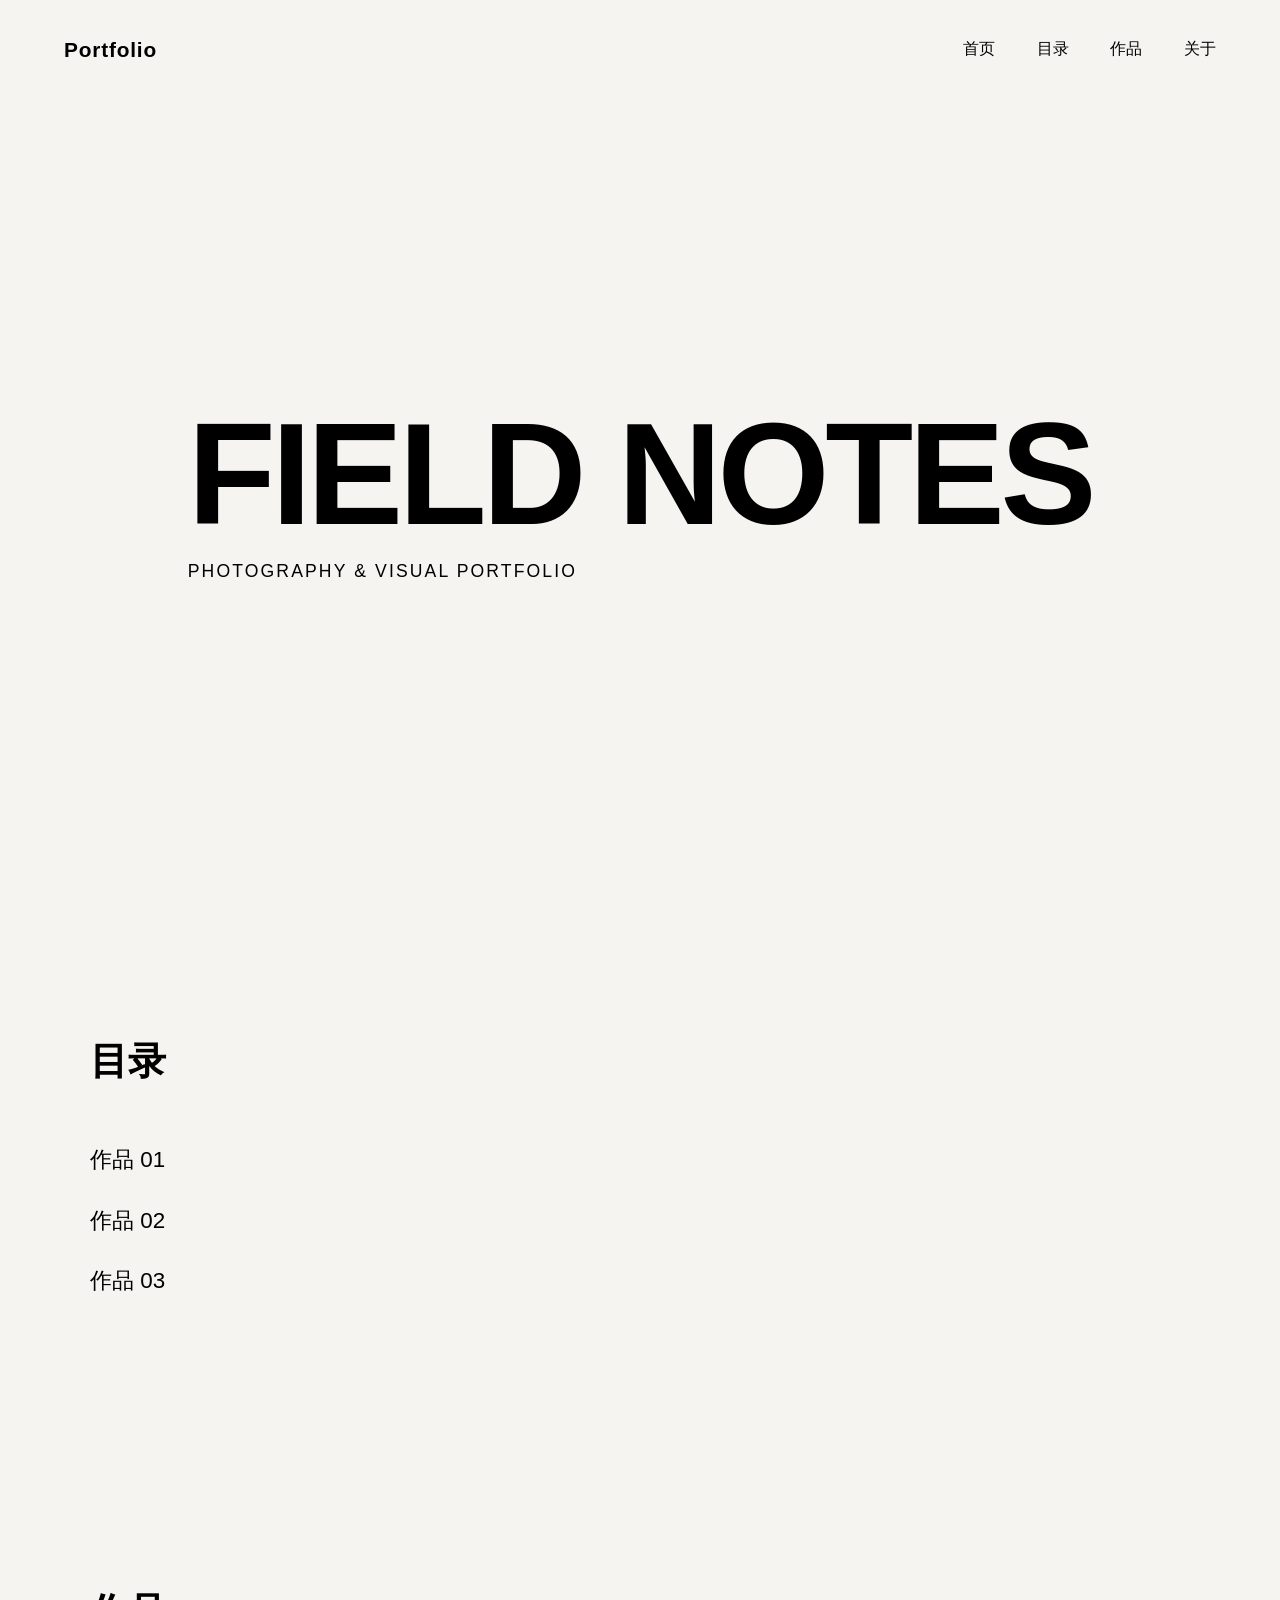
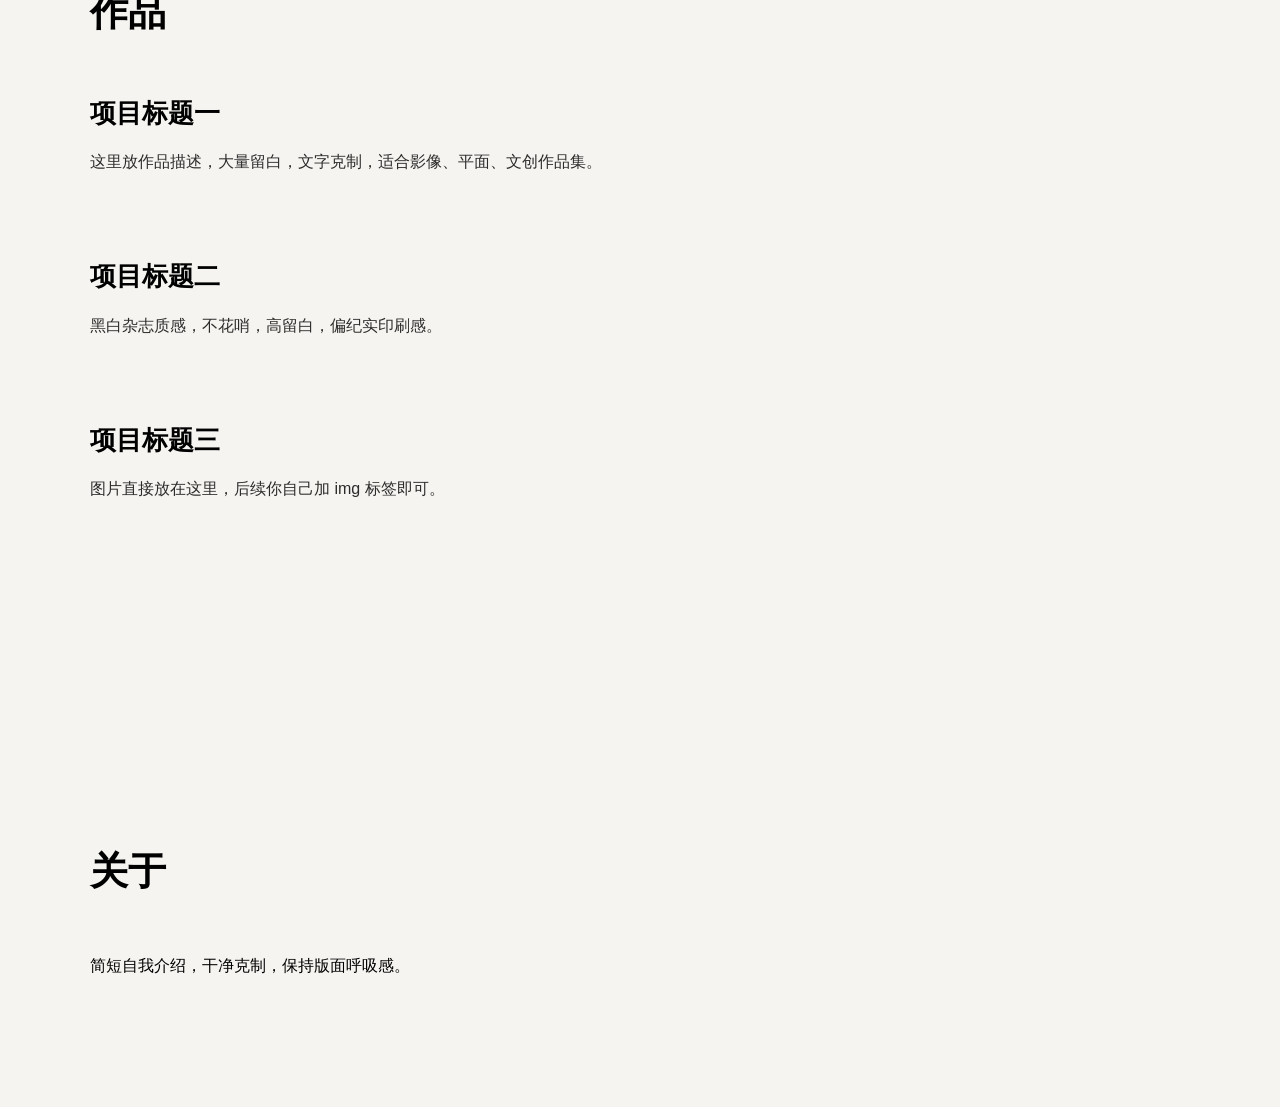
<file: index.html>
<!DOCTYPE html>
<html lang="zh-CN">
<head>
  <meta charset="UTF-8">
  <meta name="viewport" content="width=device-width, initial-scale=1.0">
  <title>Portfolio</title>
  <link rel="stylesheet" href="style.css">
</head>
<body>
  <!-- 导航 -->
  <nav class="navbar">
    <div class="logo">Portfolio</div>
    <div class="nav-menu">
      <a href="#cover">首页</a>
      <a href="#contents">目录</a>
      <a href="#works">作品</a>
      <a href="#about">关于</a>
    </div>
  </nav>

  <!-- 封面 Hero -->
  <section class="hero-cover fade-in" id="cover">
    <div class="hero-top-info">
      <h1>FIELD NOTES</h1>
      <p>Photography & Visual Portfolio</p>
    </div>
  </section>

  <!-- 目录 -->
  <section class="section-wrap fade-in" id="contents">
    <div class="container">
      <h2>目录</h2>
      <ul class="index-list">
        <li><a href="#works-01">作品 01</a></li>
        <li><a href="#works-02">作品 02</a></li>
        <li><a href="#works-03">作品 03</a></li>
      </ul>
    </div>
  </section>

  <!-- 作品区 -->
  <section class="section-wrap fade-in" id="works">
    <div class="container">
      <h2>作品</h2>
      <div class="work-item fade-in" id="works-01">
        <h3>项目标题一</h3>
        <p>这里放作品描述，大量留白，文字克制，适合影像、平面、文创作品集。</p>
      </div>
      <div class="work-item fade-in" id="works-02">
        <h3>项目标题二</h3>
        <p>黑白杂志质感，不花哨，高留白，偏纪实印刷感。</p>
      </div>
      <div class="work-item fade-in" id="works-03">
        <h3>项目标题三</h3>
        <p>图片直接放在这里，后续你自己加 img 标签即可。</p>
      </div>
    </div>
  </section>

  <!-- 关于 -->
  <section class="section-wrap fade-in" id="about">
    <div class="container">
      <h2>关于</h2>
      <p>简短自我介绍，干净克制，保持版面呼吸感。</p>
    </div>
  </section>

  <script src="sketch.js"></script>
</body>
</html>
</file>
<file: style.css>
:root {
  --paper: #f6f4f1;
  --ink: #000000;
  --border-line: #eeeeee;
}
* {
  margin: 0;
  padding: 0;
  box-sizing: border-box;
}
body {
  background-color: var(--paper);
  color: var(--ink);
  font-family: "PingFang SC", "Helvetica Neue", Helvetica, Arial, sans-serif;
  line-height: 1.7;
  font-weight: 400;
}
a {
  color: var(--ink);
  text-decoration: none;
}
.container {
  width: min(92%, 1100px);
  margin: 0 auto;
}

/* 导航 */
.navbar {
  position: fixed;
  top: 0;
  left: 0;
  width: 100%;
  padding: 2rem 4rem;
  display: flex;
  justify-content: space-between;
  align-items: center;
  background-color: var(--paper);
  z-index: 999;
  transition: 0.3s ease;
}
.navbar.scrolled {
  padding: 1.2rem 4rem;
  border-bottom: 1px solid var(--border-line);
}
.logo {
  font-size: 1.3rem;
  font-weight: 700;
  letter-spacing: 0.04em;
}
.nav-menu {
  display: flex;
  gap: 2.6rem;
  font-size: 0.98rem;
}

/* 封面Hero */
.hero-cover {
  min-height: 100vh;
  display: flex;
  align-items: center;
  justify-content: center;
  padding-top: 6rem;
}
.hero-top-info h1 {
  font-size: clamp(4rem, 12vw, 9rem);
  font-weight: 800;
  letter-spacing: -0.03em;
  line-height: 0.92;
  margin-bottom: 1rem;
}
.hero-top-info p {
  font-size: 1.1rem;
  letter-spacing: 0.12em;
  text-transform: uppercase;
}

/* 通用区块 */
.section-wrap {
  padding: 8rem 0;
}
.section-wrap h2 {
  font-size: 2.4rem;
  margin-bottom: 3rem;
  font-weight: 700;
}
.index-list {
  list-style: none;
}
.index-list li {
  font-size: 1.4rem;
  margin-bottom: 1.4rem;
}
.work-item {
  margin-bottom: 5rem;
}
.work-item h3 {
  font-size: 1.6rem;
  margin-bottom: 0.8rem;
}
.work-item p {
  max-width: 640px;
  opacity: 0.82;
}

/* 滚动淡入动画 */
.fade-in {
  opacity: 0;
  transform: translateY(26px);
  transition: all 0.75s cubic-bezier(0.22, 1, 0.36, 1);
}
.fade-in.active {
  opacity: 1;
  transform: translateY(0);
}

/* 适配手机 */
@media(max-width:768px){
  .navbar{
    padding:1.4rem 1.6rem;
  }
  .navbar.scrolled{
    padding:1rem 1.6rem;
  }
  .nav-menu{
    gap:1.2rem;
    font-size:0.88rem;
  }
  .section-wrap{
    padding:5rem 0;
  }
}
</file>
